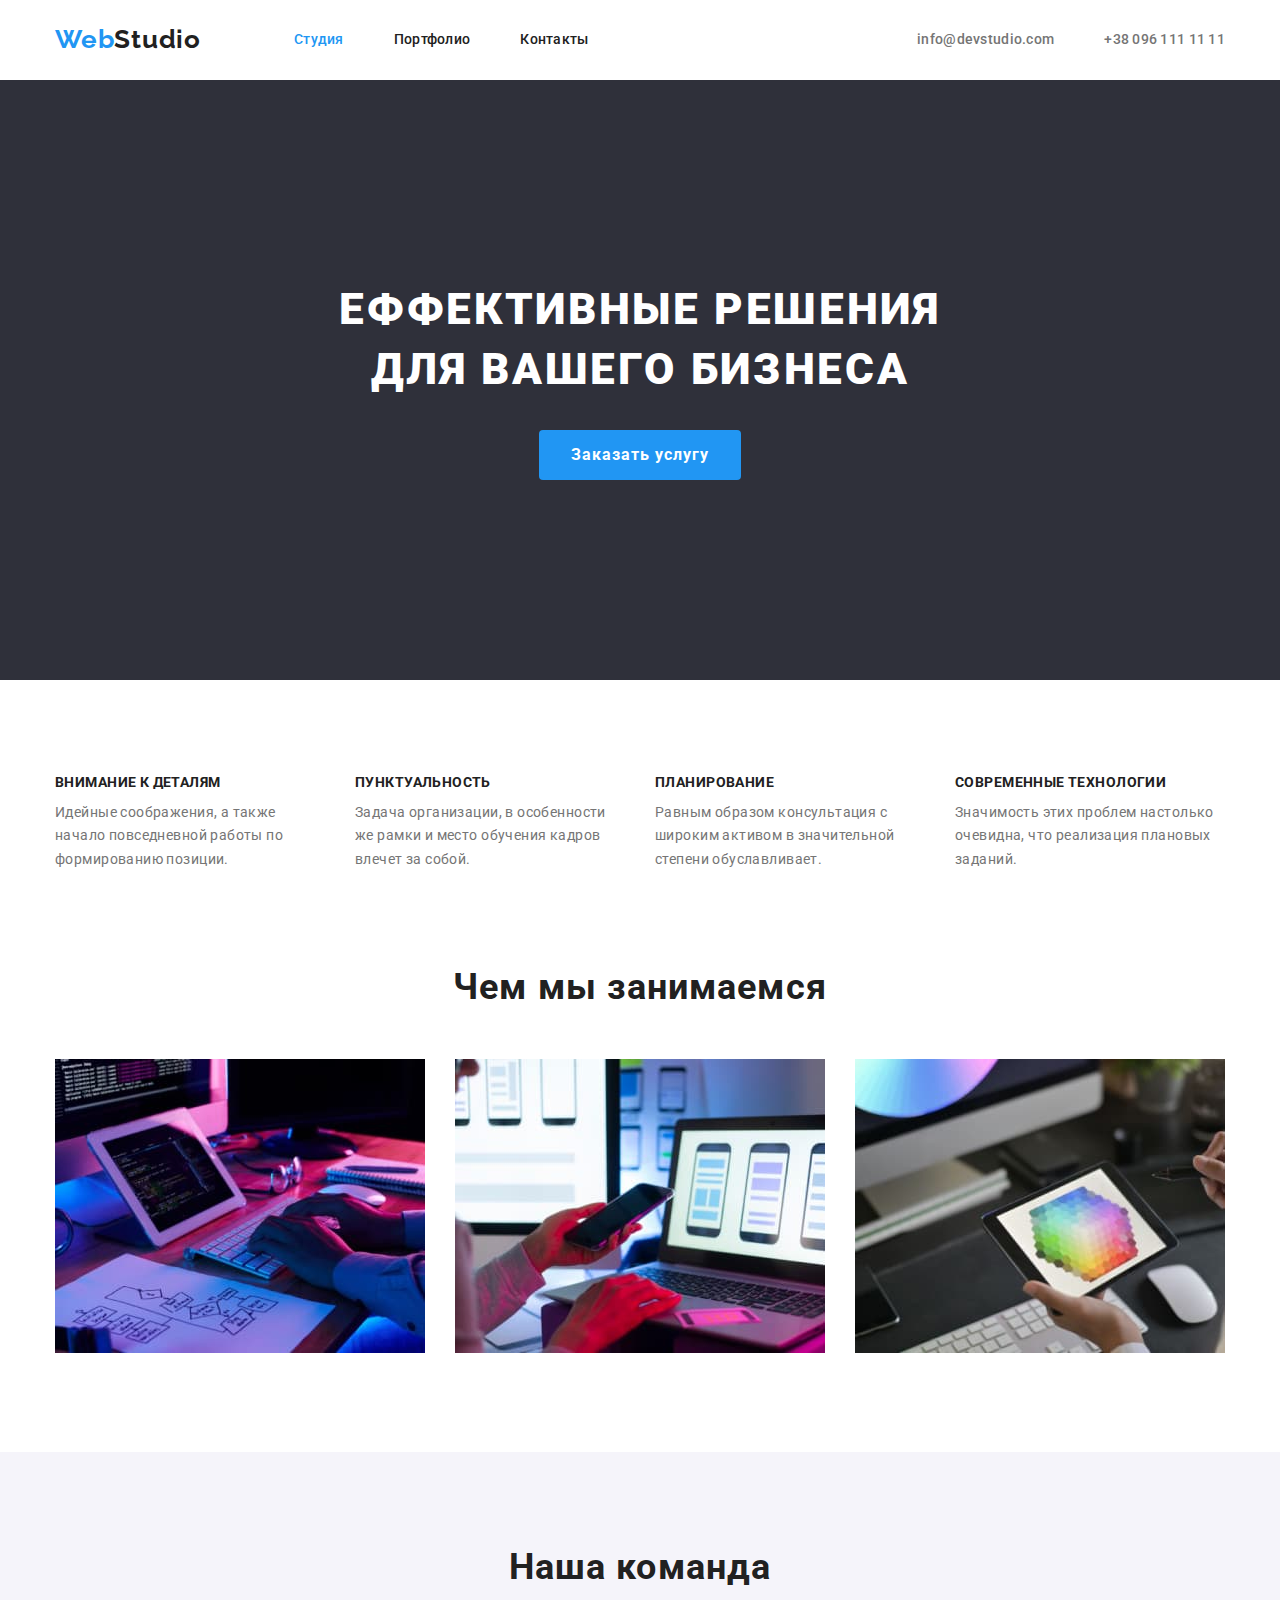
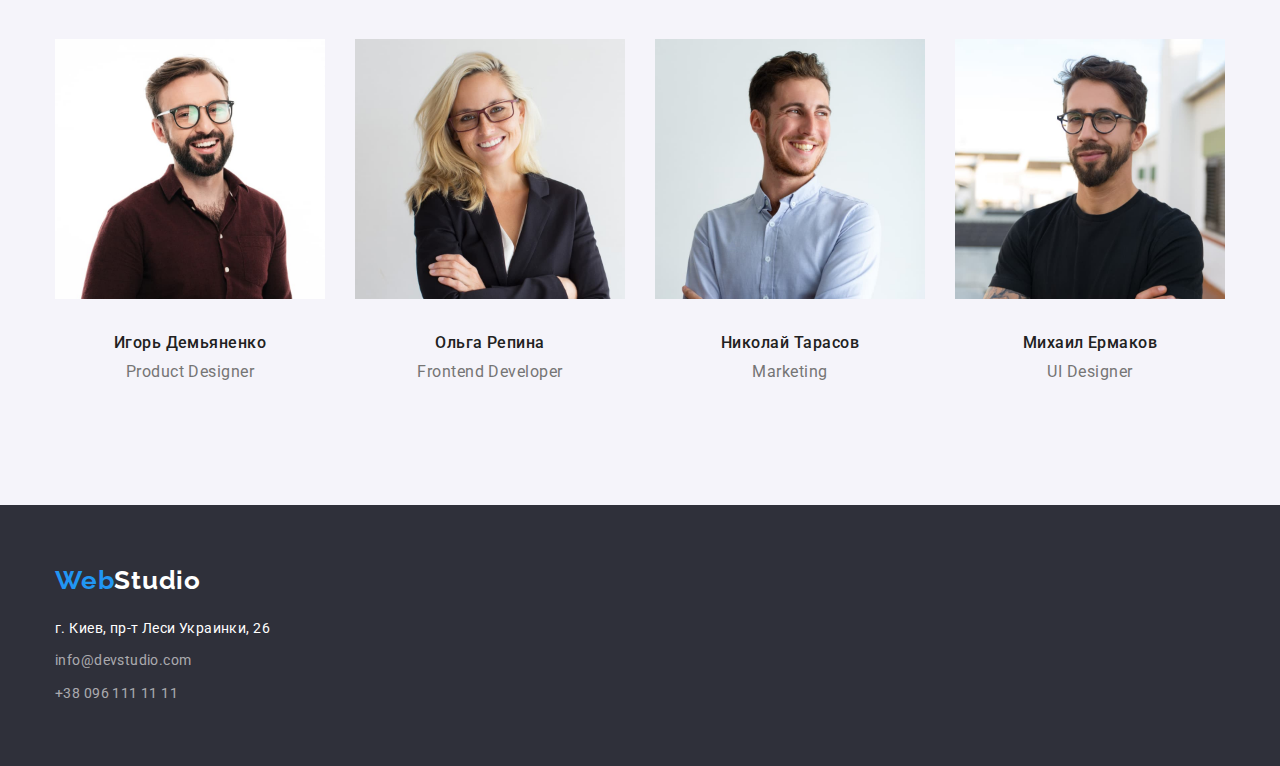
<file: index.html>
<!DOCTYPE html>
<html lang="ru">
<head>
    <meta charset="UTF-8">
    <meta http-equiv="X-UA-Compatible" content="IE=edge">
    <meta name="viewport" content="width=device-width, initial-scale=1.0">
    <title>WebStudio</title>
    <link rel="preconnect" href="https://fonts.googleapis.com">
    <link rel="preconnect" href="https://fonts.gstatic.com" crossorigin>
    <link href="https://fonts.googleapis.com/css2?family=Raleway:wght@700&family=Roboto:wght@400;500;700;900&display=swap" rel="stylesheet"/>
    <link rel="stylesheet" href="https://cdnjs.cloudflare.com/ajax/libs/modern-normalize/1.1.0/modern-normalize.min.css">
    <link rel="stylesheet" href="">
    <link rel="stylesheet" href="./css/styles.css">
</head>
<header class="header">
        <div class="conteiner page-head">
            <a href="index.html" class="logo"><span class="web">Web</span>Studio</a>
        <nav>
            <ul class="site-nav">
                <li class="item"><a href="./index.html" class="link current">Студия</a></li>
                <li class="item"><a href="./portfolio.html" class="link">Портфолио</a></li>
                <li class="item"><a href="/" class="link">Контакты</a></li>
            </ul>
        </nav>
            <ul class="contacts">
                <li class="item"><a href="mailto:info@devstudio.com" class="contact">info@devstudio.com</a></li>
                <li class="item"><a href="tel:+380961111111" class ="contact">+38 096 111 11 11</a></li>
            </ul>
        </div>
        
</header>
<main>
    <section class="hero">
        <h1 class="hero-title">ЕФФЕКТИВНЫЕ РЕШЕНИЯ<br> ДЛЯ ВАШЕГО БИЗНЕСА</h1>
        <button type="button" class="hero-btn">Заказать услугу</button>
    </section>
    <section class="advantage section">
        <div class="conteiner">
        <ul class="advantage-items" >
            <li class="advantage-list">
                <h3 class="advantage-title">ВНИМАНИЕ К ДЕТАЛЯМ</h3>
                <p class="advantage-text">Идейные соображения, а также начало повседневной работы по формированию позиции.</p>
            </li>
            <li class="advantage-list">
                <h3 class="advantage-title">ПУНКТУАЛЬНОСТЬ</h3>
                <p class="advantage-text">Задача организации, в особенности же рамки и место обучения кадров влечет за собой.</p>
            </li>
            <li class="advantage-list">
                <h3 class="advantage-title">ПЛАНИРОВАНИЕ</h3>
                <p class="advantage-text">Равным образом консультация с широким активом в значительной степени обуславливает.</p>
            </li>
            <li class="advantage-list">
                <h3 class="advantage-title">СОВРЕМЕННЫЕ ТЕХНОЛОГИИ</h3>
                <p class="advantage-text">Значимость этих проблем настолько очевидна, что реализация плановых заданий.</p>
            </li>
        </ul>
        </div>
    </section>
    <section class="job section">
        <div class="conteiner">
            <h2 class="job-title">Чем мы занимаемся</h2>
        <ul class="job-items">
            <li class="job-list"><img src="./images/01.jpg" alt="Разработка сайта" width="370"></li>
            <li class="job-list"><img src="./images/02.jpg" alt="Адаптивная верстка сайта" width="370"></li>
            <li class="job-list"><img src="./images/03.jpg" alt="Разработка дизайна" width="370"></li>
        </ul>
        </div>
    </section>
    <section class="team section">
       <div class="conteiner">
            <h2 class="team-title">Наша команда</h2>
        <ul class="team-items">
            <li class="team-list">
                <img src="./images/1.jpg" alt="Игорь Демьяненко" width="270">
                <div class="teams">
                    <h3 class="team-subtitle">Игорь Демьяненко</h3>
                    <p lang="en" class="team-text">Product Designer</p>
                </div>
            </li>
            <li class="team-list">
                <img src="./images/2.jpg" alt="Ольга Репина" width="270">
                <div class="teams">
                    <h3 class="team-subtitle">Ольга Репина</h3>
                    <p lang="en" class="team-text">Frontend Developer</p>
                </div>
            </li>
            <li class="team-list">
                <img src="./images/3.jpg" alt="Николай Тарасов" width="270">
                <div class="teams">
                    <h3 class="team-subtitle">Николай Тарасов</h3>
                    <p lang="en" class="team-text">Marketing</p>
                </div>
            </li>
            <li class="team-list">
                <img src="./images/4.jpg" alt="Михаил Ермаков" width="270">
                <div class="teams">
                    <h3 class="team-subtitle">Михаил Ермаков</h3>
                    <p lang="en" class="team-text">UI Designer</p>
                </div>
            </li>
        </ul>
       </div>
    </section>
</main>
<footer class="footer">
    <div class="conteiner">
        <a href="index.html" class="footer-logo"><span class="web">Web</span>Studio</a>
    <address>
        <ul class="footer-nav">
            <li class="item"><a href="" class="footer-text">г. Киев, пр-т Леси Украинки, 26</a></li>
            <li class="item"><a href="mailto:info@devstudio.com" class="contact">info@devstudio.com</a></li>
            <li class="item"><a href="tel:+380961111111" class="contact">+38 096 111 11 11</a></li>      
        </ul>
    </address>
    </div>
</footer>
</html>
</file>
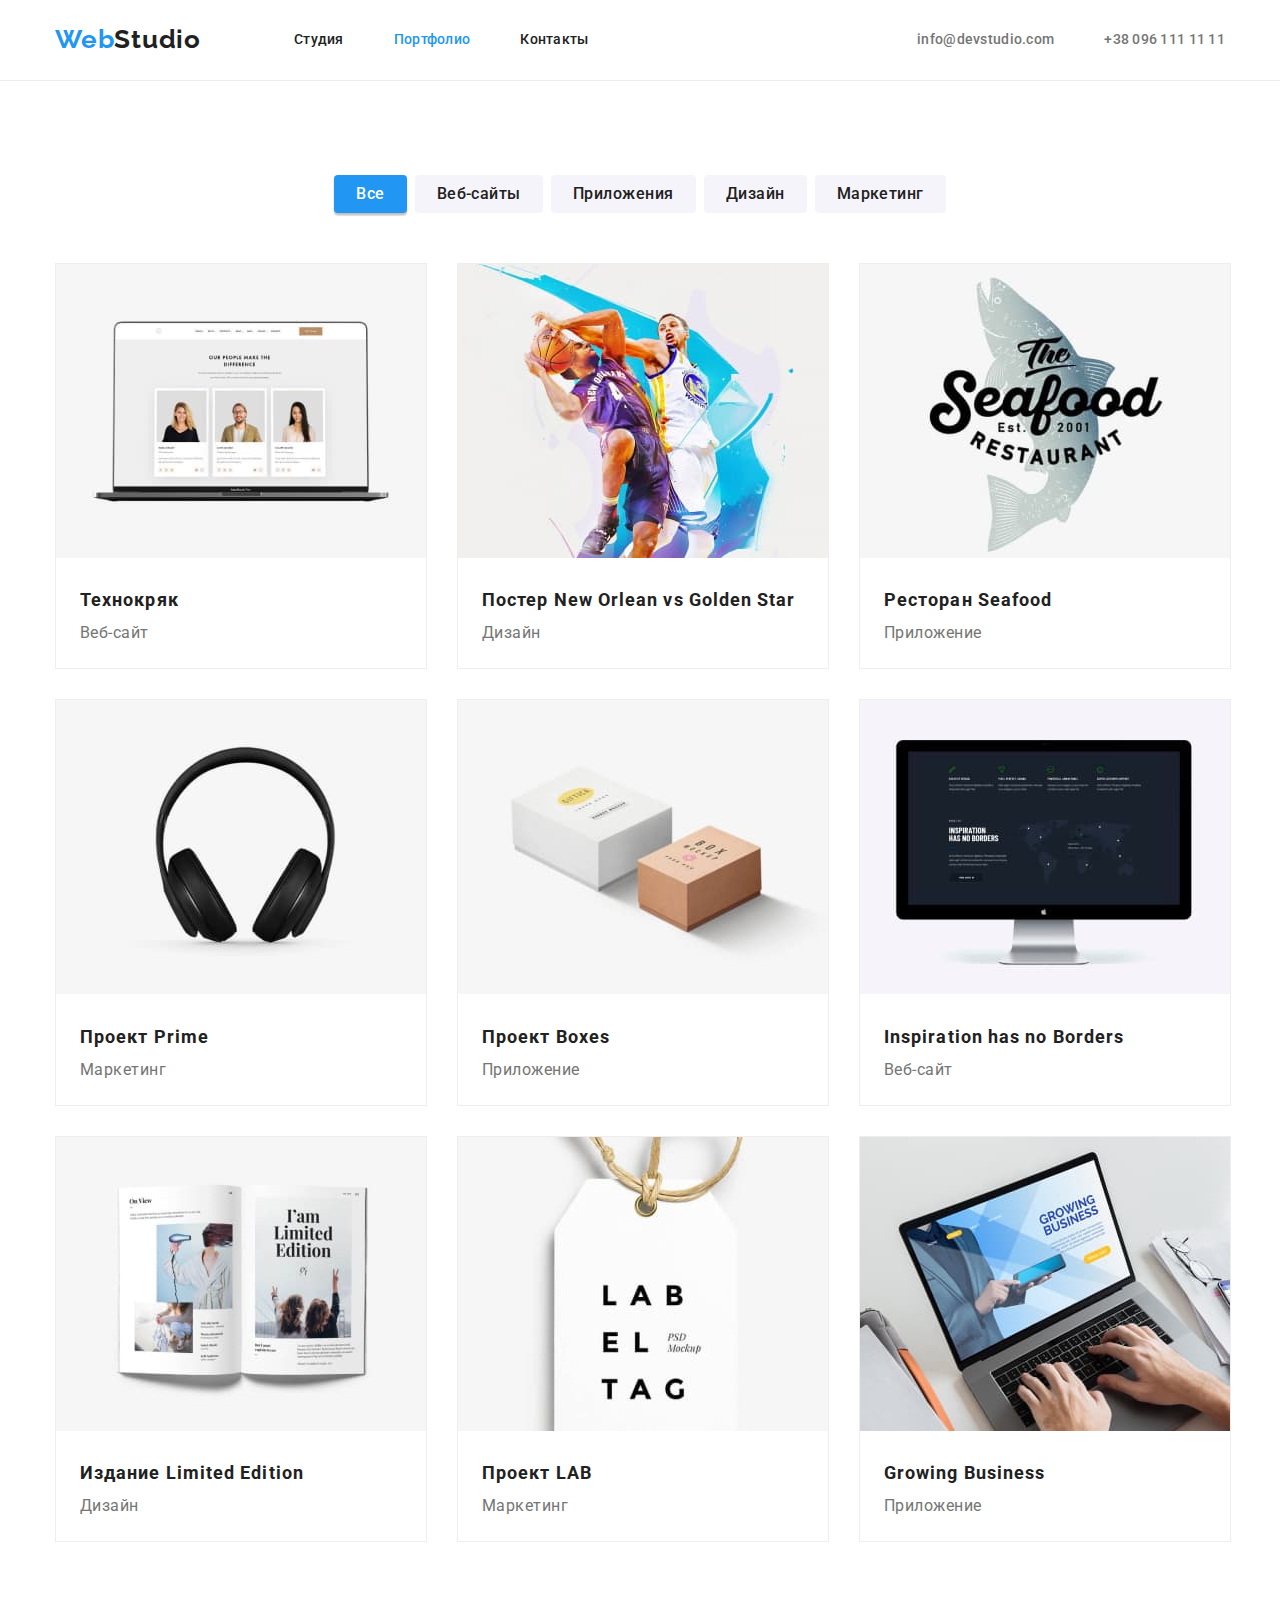
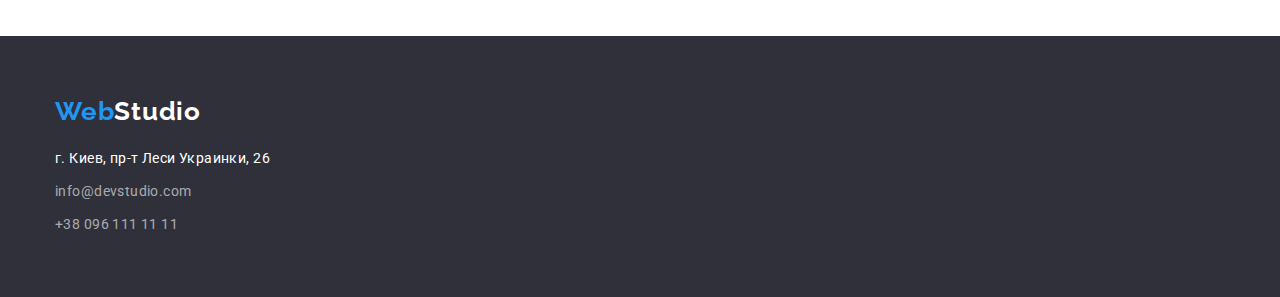
<file: portfolio.html>
<!DOCTYPE html>
<html lang="ru">
<head>
    <meta charset="UTF-8">
    <meta http-equiv="X-UA-Compatible" content="IE=edge">
    <meta name="viewport" content="width=device-width, initial-scale=1.0">
    <title>Портфолио</title>
    <link rel="preconnect" href="https://fonts.googleapis.com">
    <link rel="preconnect" href="https://fonts.gstatic.com" crossorigin>
    <link href="https://fonts.googleapis.com/css2?family=Raleway:wght@700&family=Roboto:wght@400;500;700;900&display=swap" rel="stylesheet">
    <link rel="stylesheet" href="https://cdnjs.cloudflare.com/ajax/libs/modern-normalize/1.1.0/modern-normalize.min.css">
    <link rel="stylesheet" href="./css/styles.css">
</head>
<header class="header line">
        <div class="conteiner page-head">
            <a href="index.html" class="logo"><span class="web">Web</span>Studio</a>
        <nav>
            <ul class="site-nav">
                <li class="item"><a href="./index.html" class="link">Студия</a></li>
                <li class="item"><a href="./portfolio.html" class="link current">Портфолио</a></li>
                <li class="item"><a href="/" class="link">Контакты</a></li>
            </ul>
        </nav>
            <ul class="contacts">
                <li class="item"><a href="mailto:info@devstudio.com" class="contact">info@devstudio.com</a></li>
                <li class="item"><a href="tel:+380961111111" class ="contact">+38 096 111 11 11</a></li>
            </ul>
        </div>
        
</header>
<main>
    <section class="portfolio section" >
        <div class="conteiner">
            <ul class="portfolio-filter">
            <li class="item"><button type="button" class="btn current">Все</button></li>
            <li class="item"><button type="button" class="btn">Веб-сайты</button></li>
            <li class="item"><button type="button" class="btn">Приложения</button></li>
            <li class="item"><button type="button" class="btn">Дизайн</button></li>
            <li class="item"><button type="button" class="btn">Маркетинг</button></li>
        </ul>
        <ul class="portfolio-choice" >
            <li class="item">
                <img src="./images/pf1.jpg" alt="" width="370">
                <div class="choich">
                    <h3 class="choice-title">Технокряк</h3>
                    <p class="coice-text">Веб-сайт</p>
                </div>
            </li>
            <li class="item">
                <img src="./images/pf2.jpg" alt="" width="370">
                <div class="choich">
                    <h3 class="choice-title">Постер <span lang="en">New Orlean vs Golden Star</span></h3>
                    <p class="coice-text">Дизайн</p>
                </div>
            </li>
            <li class="item">
                <img src="./images/pf3.jpg" alt="" width="370">
                <div class="choich">
                    <h3 class="choice-title">Ресторан <sapn lang="en">Seafood</sapn></h3>
                    <p class="coice-text">Приложение</p>
                </div>
            </li>
            <li class="item">
                <img src="./images/pf4.jpg" alt="" width="370">
                <div class="choich">
                    <h3 class="choice-title">Проект <span lang="en">Prime</span></h3>
                    <p class="coice-text">Маркетинг</p>
                </div>
            </li>
            <li class="item">
                <img src="./images/pf5.jpg" alt="" width="370">
                <div class="choich">
                    <h3 class="choice-title">Проект <span lang="en">Boxes</span></h3>
                    <p class="coice-text">Приложение</p>
                </div>
            </li>
            <li class="item">
                <img src="./images/pf6.jpg" alt="" width="370">
               <div class="choich">
                    <h3 class="choice-title" lang="en">Inspiration has no Borders</h3>
                    <p class="coice-text">Веб-сайт</p>
               </div>
            </li>
            <li class="item">
                <img src="./images/pf7.jpg" alt="" width="370">
                <div class="choich">
                    <h3 class="choice-title">Издание <span lang="en">Limited Edition</span></h3>
                    <p class="coice-text">Дизайн</p>
                </div>
            </li>
            <li class="item">
                <img src="./images/pf8.jpg" alt="" width="370">
                <div class="choich">
                    <h3 class="choice-title">Проект <span lang="en">LAB</span></h3>
                    <p class="coice-text">Маркетинг</p>
                </div>
            </li>
            <li class="item">
                <img src="./images/pf9.jpg" alt="" width="370">
                <div class="choich">
                    <h3 class="choice-title" lang="en">Growing Business</h3>
                    <p class="coice-text">Приложение</p>
                </div>
            </li>
        </ul>
        </div>
    </section>
</main>
<footer class="footer">
    <div class="conteiner">
        <a href="index.html" class="footer-logo"><span class="web">Web</span>Studio</a>
    <address>
        <ul class="footer-nav">
            <li class="item"><a href="" class="footer-text">г. Киев, пр-т Леси Украинки, 26</a></li>
            <li class="item"><a href="mailto:info@devstudio.com" class="contact">info@devstudio.com</a></li>
            <li class="item"><a href="tel:+380961111111" class="contact">+38 096 111 11 11</a></li>      
        </ul>
    </address>
    </div>
</footer>
</html>
</file>
<file: css/styles.css>
:root {
/* главний цвет фона */
    --main-color-bg: #ffffff;
/* главний цвет текста */
    --main-color-text: #757575;
/* фон подвала */
    --bg-color-foot:#2F303A; 
/* вторичний цвет текста */
    --secondary-color-text:#212121;
/* вторичний цвет фона */
    --secondary-color-bg: #F5F4FA;
/* еффект наведения */
    --color-accent: #2196F3;
/* цвет текста футер*/
    --color-adress: rgba(255, 255, 255, 0.6);


}
body {
  background-color: var(--main-color-bg);
  color: var(--main-color-text);
  font-family: 'Roboto', sans-serif;
}
ul {
    list-style: none;
    margin-top: 0;
}

h1,h2,h3,h4,h5,h6,p,ul {
    margin: 0;
    padding: 0;
}

.conteiner{
    width: 1200px;
    margin: 0 auto;
    padding: 0 15px;
}

.section {
    padding-top: 94px;
    padding-bottom: 94px;
}

/*Шапка

*/
.line {
    border-bottom: 1px solid #ECECEC;
    
}
.header {
    padding-top: 24px;
    padding-bottom: 25px;
}

.page-head {
    display: flex;
    align-items: center;
}

.logo {
    
    
    color: var(--secondary-color-text);
    font-family: 'Raleway', sans-serif;
    font-weight: 700;
    font-size: 26px;
    line-height: 1.2;
    letter-spacing: 0.03em;
    text-decoration: none;

}
.web {
    color: var(--color-accent);
}


.site-nav {
    display: flex;
    margin-left: 93px;
    
}
.site-nav .item + .item {
    margin-left: 50px;
}
.site-nav .link {  
    
    color: var(--secondary-color-text);
    font-weight: 500;
    font-size: 14px;
    line-height: 1.14;
    letter-spacing: 0.02em;
    text-decoration: none;
}


.site-nav .link:hover,
.site-nav .link:focus {
    color: var(--color-accent);
}

.site-nav .link.current {
    color: var(--color-accent);
}

.contacts {
    display: flex;
    margin-left: auto;
    
}

.contacts .item + .item {
    margin-left: 50px;
}

.contacts .contact {
    color: var(--main-color-text);
    font-weight: 500;
    font-size: 14px;
    line-height: 1.14;
    letter-spacing: 0.02em;
    text-decoration: none;
}


.contacts :hover,
.contacts :focus {
    color: var(--color-accent);
}
/*main

*/
.hero {
    text-align: center;
    padding-top: 200px;
    padding-bottom: 200px;
    background-color: var(--bg-color-foot);
}
.hero-title{
    padding-bottom: 30px;
    color: var(--main-color-bg);
    font-weight: 900;
    font-size: 44px;
    line-height: 1.36;
    text-align: center;
    letter-spacing: 0.06em;

}

.hero-btn {     
    padding: 10px 32px;

    font-family: 'Roboto', sans-serif;
    cursor: pointer;
    color: var(--main-color-bg);
    background-color: var(--color-accent);
    font-weight: 700;
    font-size: 16px;
    line-height: 1.87;
    text-align: center;
    letter-spacing: 0.06em;

    border-radius: 4px;
    border: none;  

}


/*преимущества
                    
 */

 .advantage {
    padding-bottom: 0;
 }

 .advantage-items {
    display: flex;
    justify-content: space-between;
 }

 .advantage-list {  
    max-width: 270px;
    
 }

.advantage-title {
    
    margin-bottom: 10px;
    color: var(--secondary-color-text);
    font-weight: 700;
    font-size: 14px;
    line-height: 1.2;
    letter-spacing: 0.03em;
}

.advantage-text {
    
    font-size: 14px;
    line-height: 1.7;
    letter-spacing: 0.03em;
}
/*зайнятость

 */

 .job-items {
     display: flex;
     justify-content: space-between;
 }
 .job-list {
    max-width: 370px;
 }

.job-title{
    margin-bottom: 50px;
    color: var(--secondary-color-text);
    font-weight: 700;
    font-size: 36px;
    line-height: 1.2;
    text-align: center;
    letter-spacing: 0.03em;
}

/*Команда

*/
.team {
    background-color: var(--secondary-color-bg);
    text-align: center;
}
.team-items {
    display: flex;
     justify-content: space-between;
}

.team-title {
    margin-bottom: 50px;

    color: var(--secondary-color-text);
    font-weight: 700px;
    font-size: 36px;
    line-height: 1.2;
    text-align: center;
    letter-spacing: 0.03em;
}
.teams {
    padding-top: 30px;
    padding-bottom: 30px;
}
.team-subtitle {
    margin-bottom: 10px;
    color: var(--secondary-color-text);
    font-weight: 500;
    font-size: 16px;
    line-height: 1.2;
    letter-spacing: 0.03em;
}
.team-text {
    font-size: 16px;
    line-height: 1.2;
    letter-spacing: 0.03em;
}
/* Портфолио

*/

/*Фильтр

*/
.portfolio {
    
    text-align: center;
    
}

.portfolio-filter {
    display: flex;
    justify-content: center;
}

.portfolio-filter .item + .item {
    margin-left: 8px;
}

.portfolio-filter .btn {
    font-family: 'Roboto', sans-serif;
    cursor: pointer;
    color: var(--secondary-color-text);
    background-color: var(--secondary-color-bg);
    font-weight: 500;
    font-size: 16px;
    line-height: 1.62;
    text-align: center;
    letter-spacing: 0.03em;
    
    padding: 6px 22px;
    border-radius: 4px;
    border: none;  

    
}
.portfolio-filter .btn.current{
    color: var(--main-color-bg);
    background-color: var(--color-accent);
    box-shadow: 0px 3px 1px rgba(0, 0, 0, 0.1), 0px 1px 2px rgba(0, 0, 0, 0.08), 0px 2px 2px rgba(0, 0, 0, 0.12);
}

.portfolio-choice {
    width: 1210px;
    padding-top: 50px;
    display: flex;
    flex-wrap: wrap;
    margin: -15px;
}
.portfolio-choice .item {
    margin: 15px;
    border: 1px solid #EEEEEE;
    text-align: left;
}
.choich {
    padding: 20px 24px;
}

.portfolio-choice .choice-title {
    color: var(--secondary-color-text);
    font-weight: 700;
    font-size: 18px;
    line-height: 2;
    letter-spacing: 0.06em;
}
.portfolio-choice .coice-text {
    font-size: 16px;
    line-height: 1.87;
    letter-spacing: 0.03em;
}
/*footer

*/
.footer {
    padding-top: 60px;
    padding-bottom: 60px;
    background-color: var(--bg-color-foot);
}
.footer-logo {
    font-family: 'Raleway', sans-serif;
    color: var(--main-color-bg);
    font-weight: 700;
    font-size: 26px;
    line-height: 1.2;
    letter-spacing: 0.03em;
    text-decoration: none;
}

.footer-nav {
    margin-top: 20px;
}
.footer-nav .item + .item {
    margin-top: 9px;
}

.footer-nav .contact {
    display: inline-block;

    color: var(--color-adress);
    font-size: 14px;
    line-height: 1.7;
    letter-spacing: 0.03em;
    text-decoration: none;
    font-style: normal;
} 



.footer-nav .footer-text {
    color: var(--main-color-bg);
    font-size: 14px;
    line-height: 1.7;
    letter-spacing: 0.03em; 
    font-style: normal;
    text-decoration: none;
}
.footer-nav :hover,
.footer-nav :focus {
    color: var(--color-accent);
}
</file>
